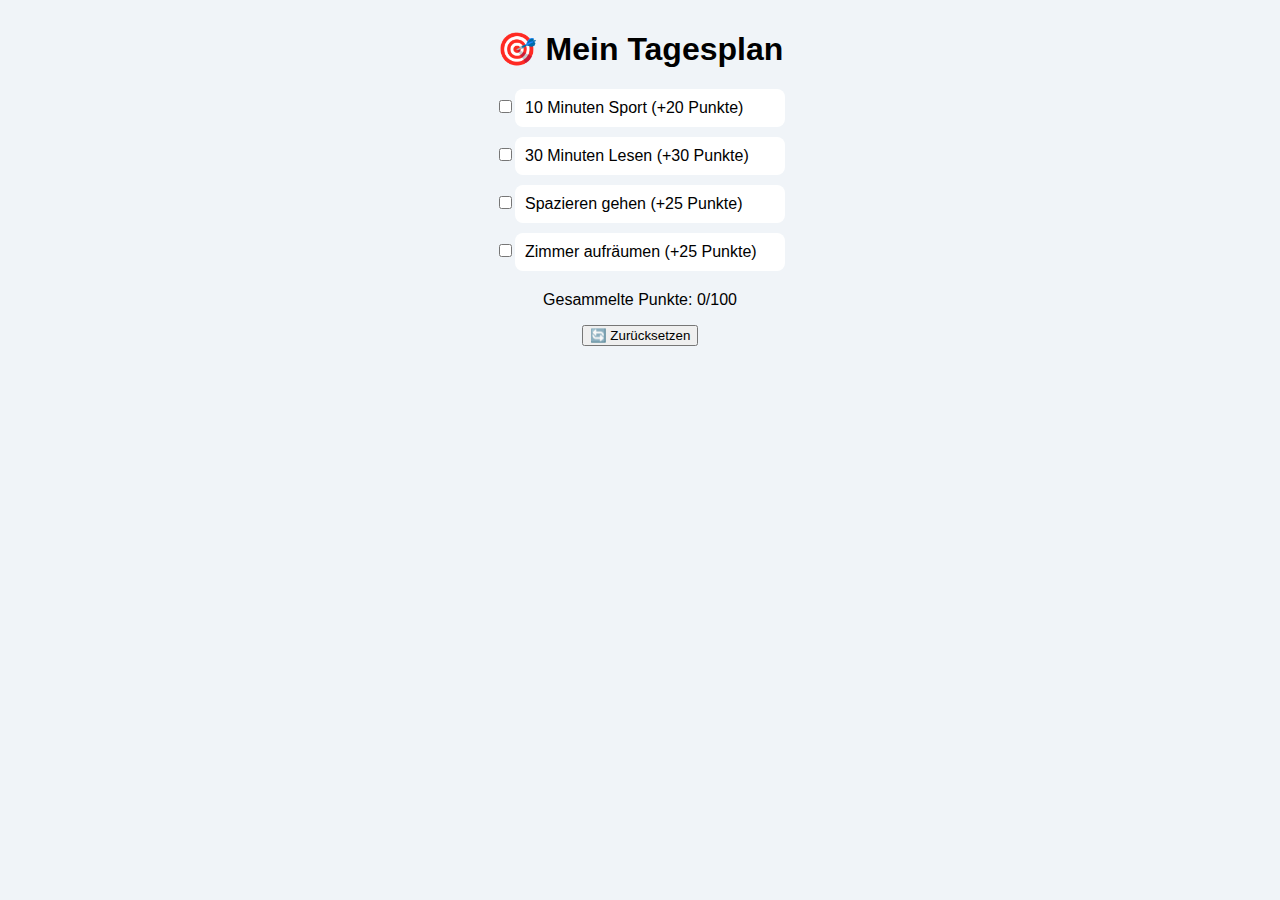
<file: index.html>
<!DOCTYPE html>
<html lang="de">
<head>
    <meta charset="UTF-8">
    <title>Day Planner</title>
    <link rel="stylesheet" href="style.css">
</head>
<body>
<h1>🎯 Mein Tagesplan</h1>
<div id="task-list"></div>
<p>Gesammelte Punkte: <span id="points">0</span>/100</p>
<button onclick="resetTasks()">🔄 Zurücksetzen</button>

<script src="script.js"></script>
</body>
</html>
</file>
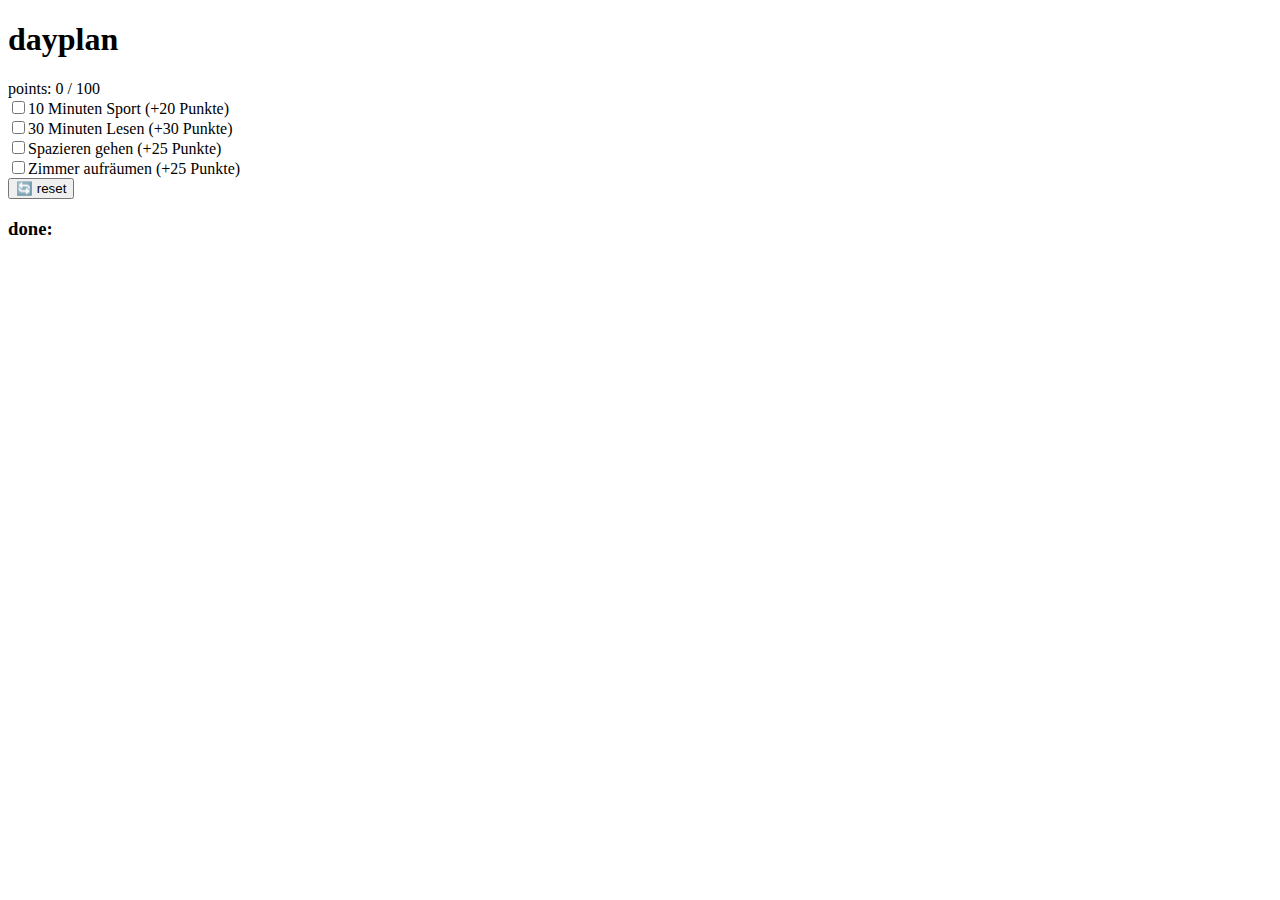
<file: docs/index.html>
<!DOCTYPE html>
<html lang="en">
<head>
  <meta charset="UTF-8" />
  <meta name="viewport" content="width=device-width, initial-scale=1.0" />
  <title>dayplan</title>
  <link rel="stylesheet" href="style.css" />
</head>
<body>
  <h1>dayplan</h1>
  <div id="summary">points: <span id="points">0</span> / 100</div>

  <div class="task-list" id="task-list"></div>

  <button id="reset-btn" onclick="resetDay()">🔄 reset</button>

  <h3>done:</h3>
  <div id="selected-tasks"></div>

  <script src="script.js"></script>
</body>
</html>
</file>
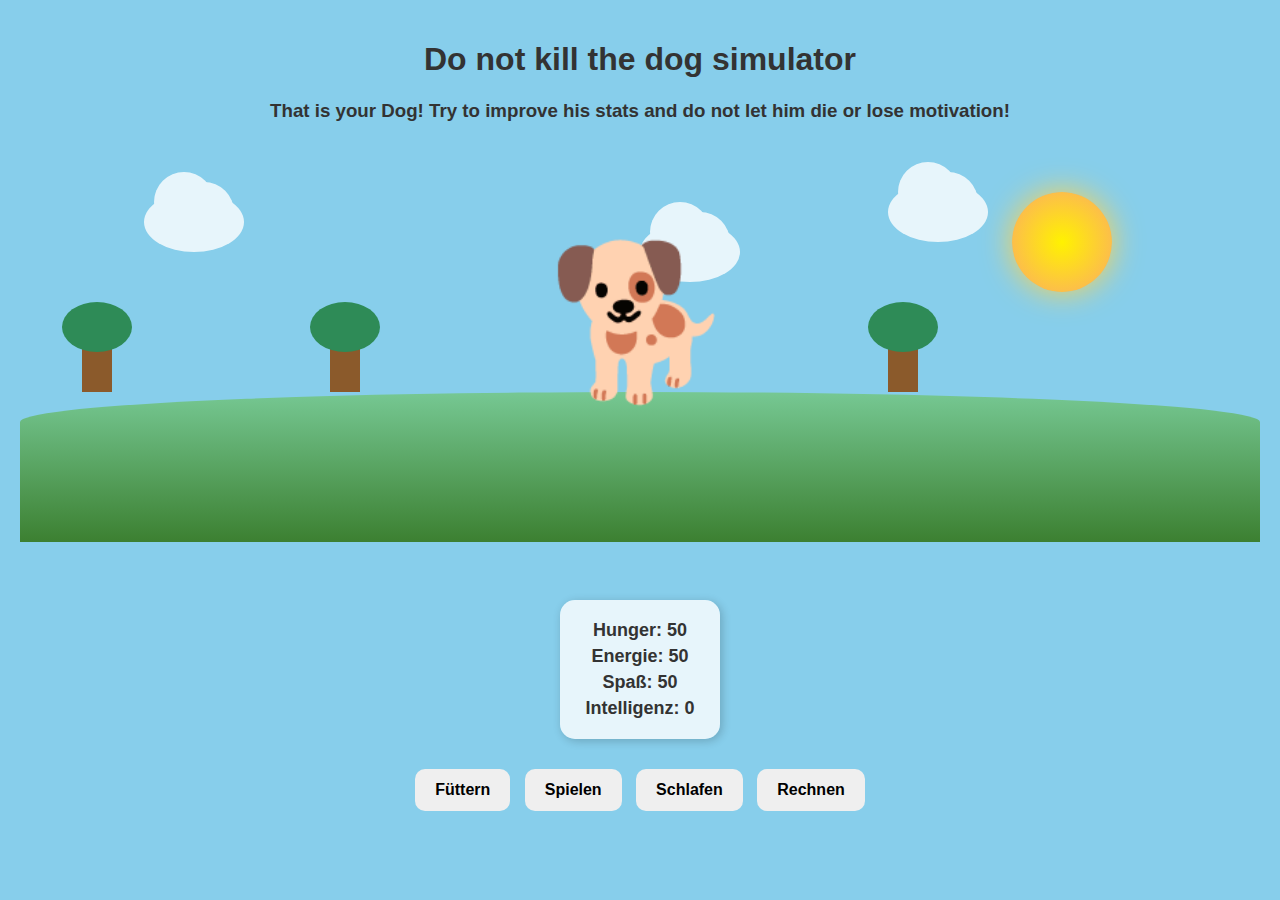
<file: superhund.html>
<!DOCTYPE html>
<html lang="de">
<head>
    <meta charset="UTF-8">
    <title>Superhund Simulator</title>
    <link rel="stylesheet" href="superhund.css">
</head>
<body>
<h1>Do not kill the dog simulator</h1>
<h3>That is your Dog! Try to improve his stats and do not let him die or lose motivation!</h3>


<div id="park">
    <!-- Wolken -->
    <div class="cloud" style="top:50px; left:10%; animation-delay: 0s;"></div>
    <div class="cloud" style="top:80px; left:50%; animation-delay: 15s;"></div>
    <div class="cloud" style="top:40px; left:70%; animation-delay: 30s;"></div>


    <div class="tree" style="left:5%;"></div>
    <div class="tree" style="left:25%;"></div>
    <div class="tree" style="left:70%;"></div>

    <br><br><br><br>
    <div id="game-container">
        <div id="speech">wuff wuff</div>
        <div id="dog">🐕</div>
    </div>
</div>

<br>
<div id="stats">
    <p>Hunger: <span id="hunger">50</span></p>
    <p>Energie: <span id="energy">50</span></p>
    <p>Spaß: <span id="fun">50</span></p>
    <p>Intelligenz: <span id="intelligence">0</span></p>
</div>

<br>
<div id="actions">
    <button onclick="füttern()">Füttern</button>
    <button onclick="spielen()">Spielen</button>
    <button onclick="schlafen()">Schlafen</button>
    <button onclick="rechnen()">Rechnen</button>
</div>

<script src="superhund.js"></script>
</body>
</html>
</file>
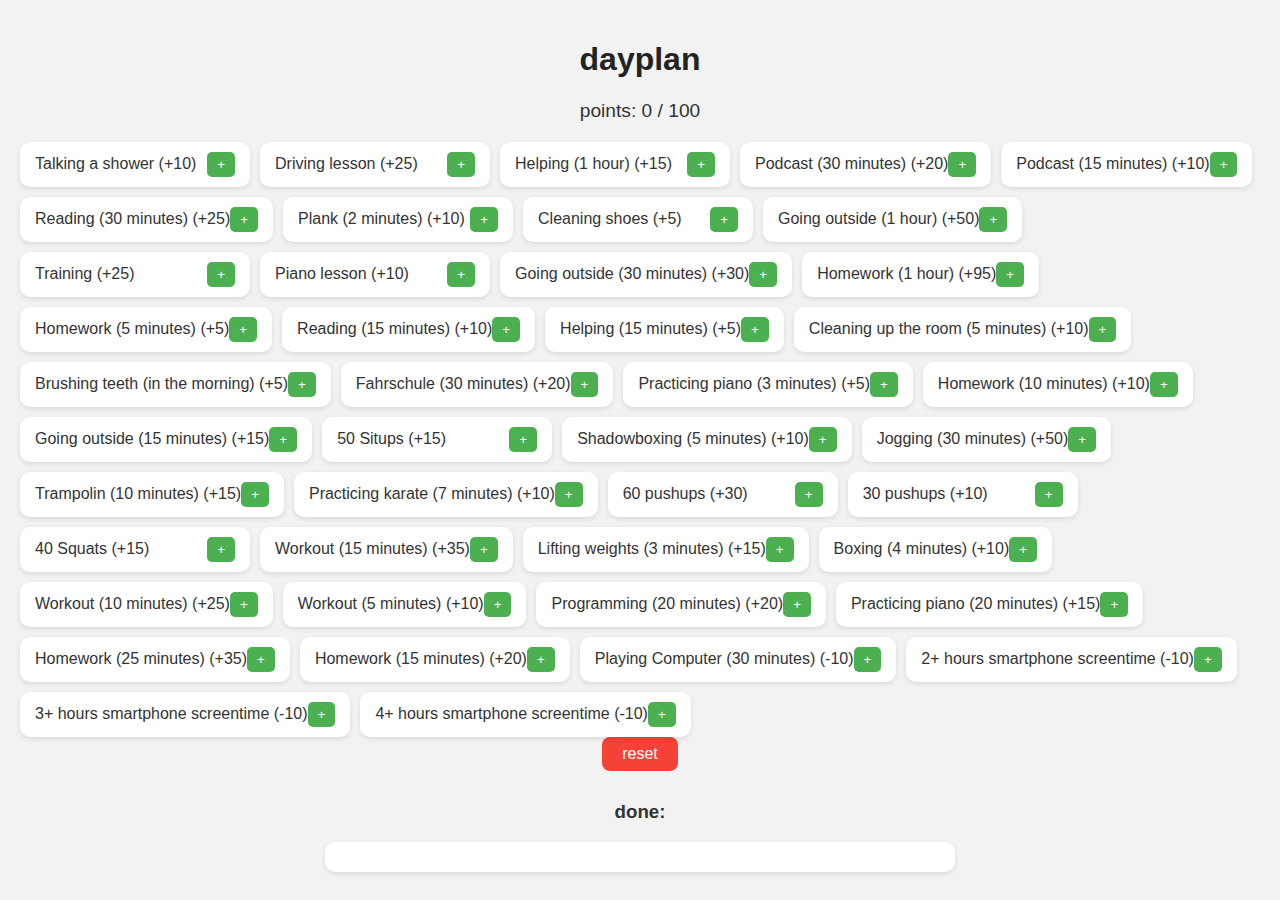
<file: docs/dayplan.html>
<!DOCTYPE html>
<html lang="de">
<head>
  <meta charset="UTF-8">
  <title>dayplan</title>
  <link rel="stylesheet" href="dayplan.css">
</head>
<body>
  <h1>dayplan</h1>
  <div id="summary">points: <span id="points">0</span> / 100</div>
  <div class="task-list" id="task-list"></div>
  <button id="reset-btn" onclick="resetDay()">reset</button>
  <h3>done:</h3>
  <div id="selected-tasks"></div>

  <script src="dayplan.js"></script>
</body>
</html>
</file>
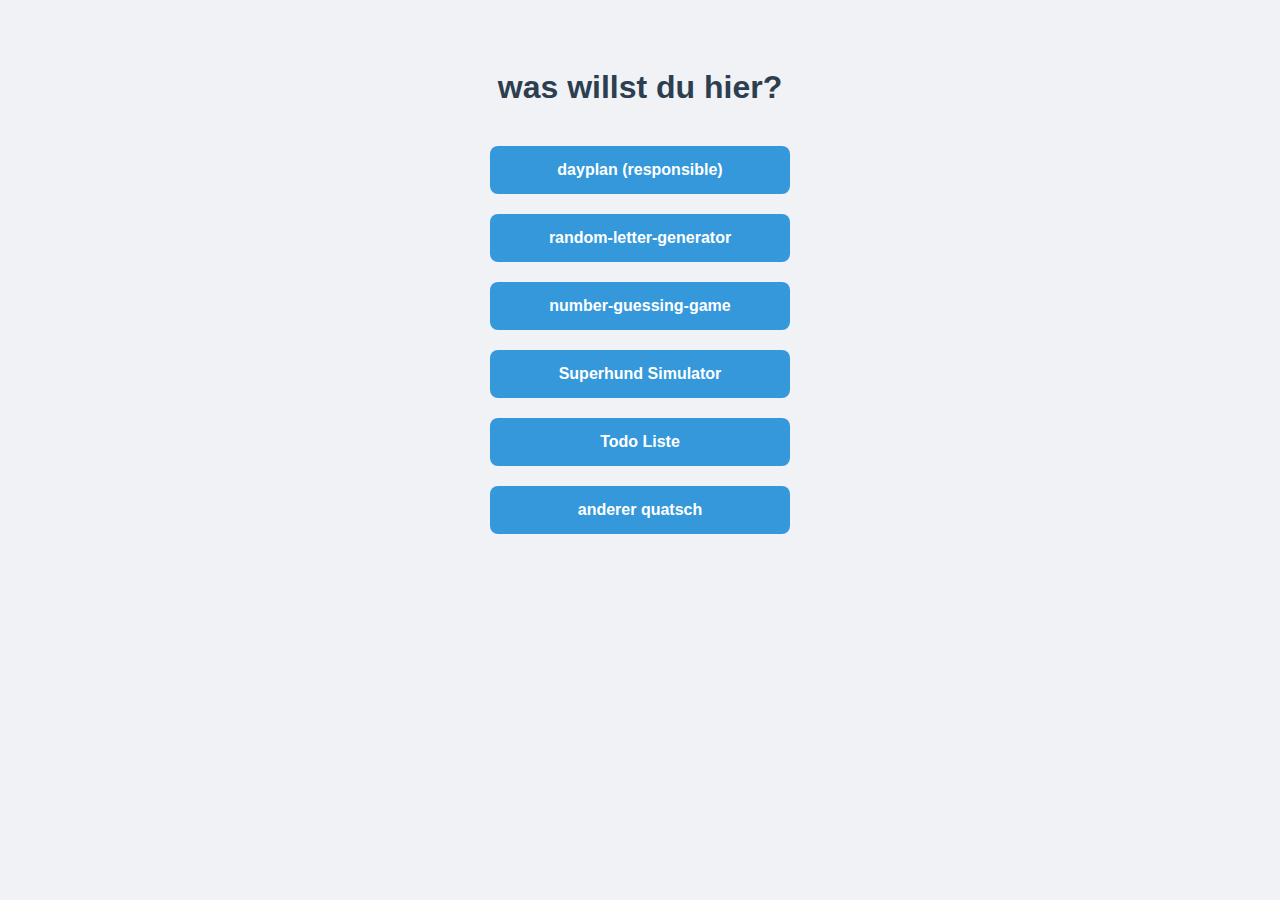
<file: docs/nextindex.html>
<!DOCTYPE html>
<html lang="de">
<head>
  <meta charset="UTF-8">
  <title>Index</title>
  <style>
    body {
      font-family: sans-serif;
      background: #f0f2f5;
      text-align: center;
      padding: 40px;
    }

    h1 {
      font-size: 2rem;
      color: #2c3e50;
    }

    .link-grid {
      display: flex;
      flex-direction: column;
      gap: 20px;
      max-width: 300px;
      margin: 40px auto;
    }

    a {
      display: block;
      background: #3498db;
      color: white;
      text-decoration: none;
      padding: 15px;
      border-radius: 8px;
      font-weight: bold;
      transition: background 0.2s ease;
    }

    a:hover {
      background: #2980b9;
    }
  </style>
</head>
<body>
  <h2 id="begrüßung"></h2>
  <h1>was willst du hier?</h1>
  <div class="link-grid">
    <a href="dayplan.html">dayplan (responsible)</a>
    <a href="zbuchstabe.html">random-letter-generator</a>
    <a href="ngg.html">number-guessing-game</a>
    <a href="superhund.html">Superhund Simulator</a>
    <a href="todoListe.html">Todo Liste</a>
    <a href="https://streamable.com/lf027o">anderer quatsch</a>

  </div>

  <script>
    const name = localStorage.getItem("benutzername");
    if (name) {
        document.getElementById("begrüßung").textContent = `Hallo, ${name}!`;
    }
  </script>
</body>
</html>
</file>
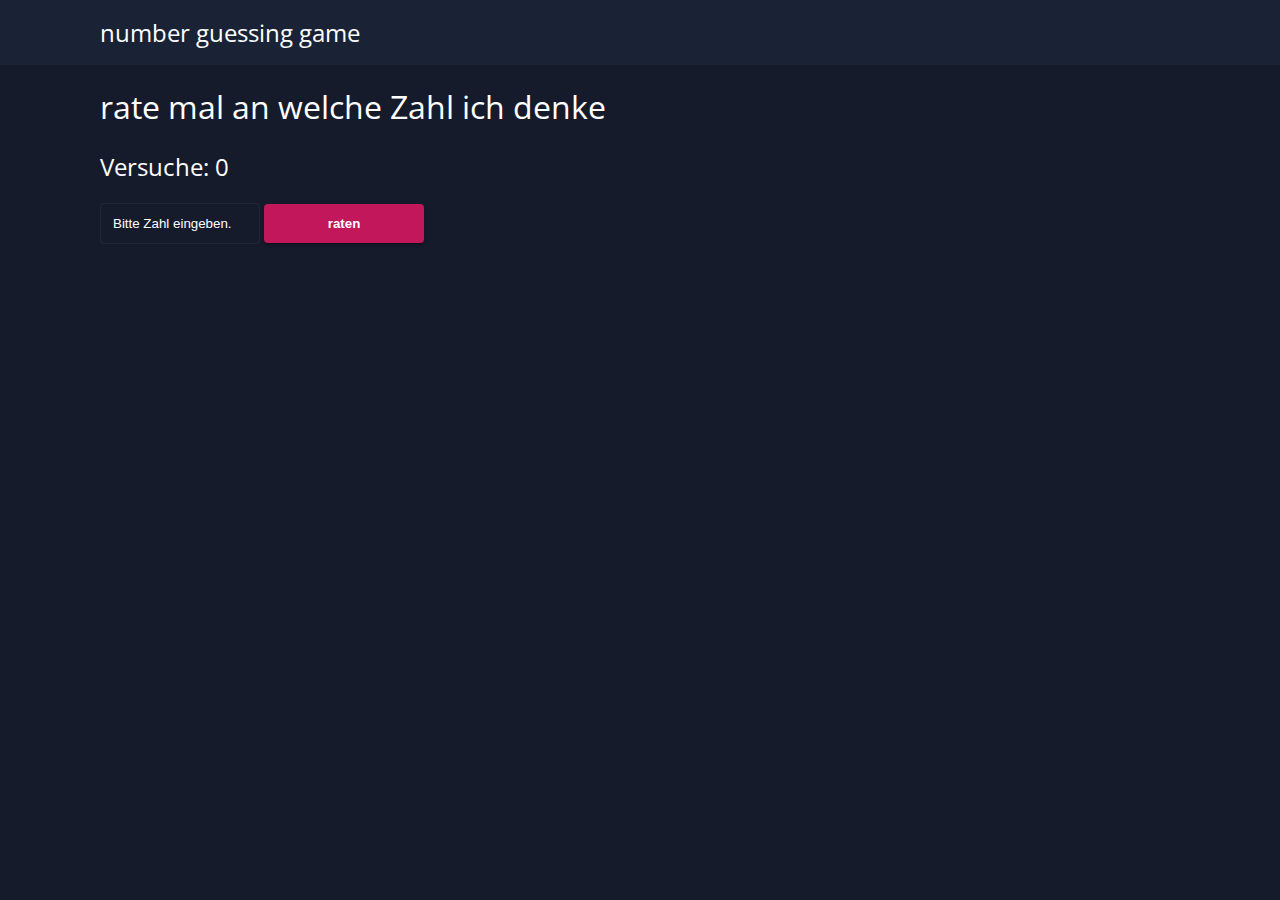
<file: docs/ngg.html>
<!DOCTYPE html>
<html lang="en">
<head>
    <meta charset="UTF-8">
    <title>number guessing game</title>
  <link rel="stylesheet" href="ngg.css">
</head>
<body>
  <header>number guessing game</header>
  <div class="container">
    <h1 id="headline">rate mal an welche Zahl ich denke</h1>
    <h2 id="displayTries">Versuche: 0</h2>
    <form onsubmit="guessTheNumber(); return false;">
      <input id="myNumber" type="number" required placeholder="Bitte Zahl eingeben...">
    <button>raten</button>
    </form>
    <script src="ngg.js"></script>
  </div>
</body>
</html>
</file>
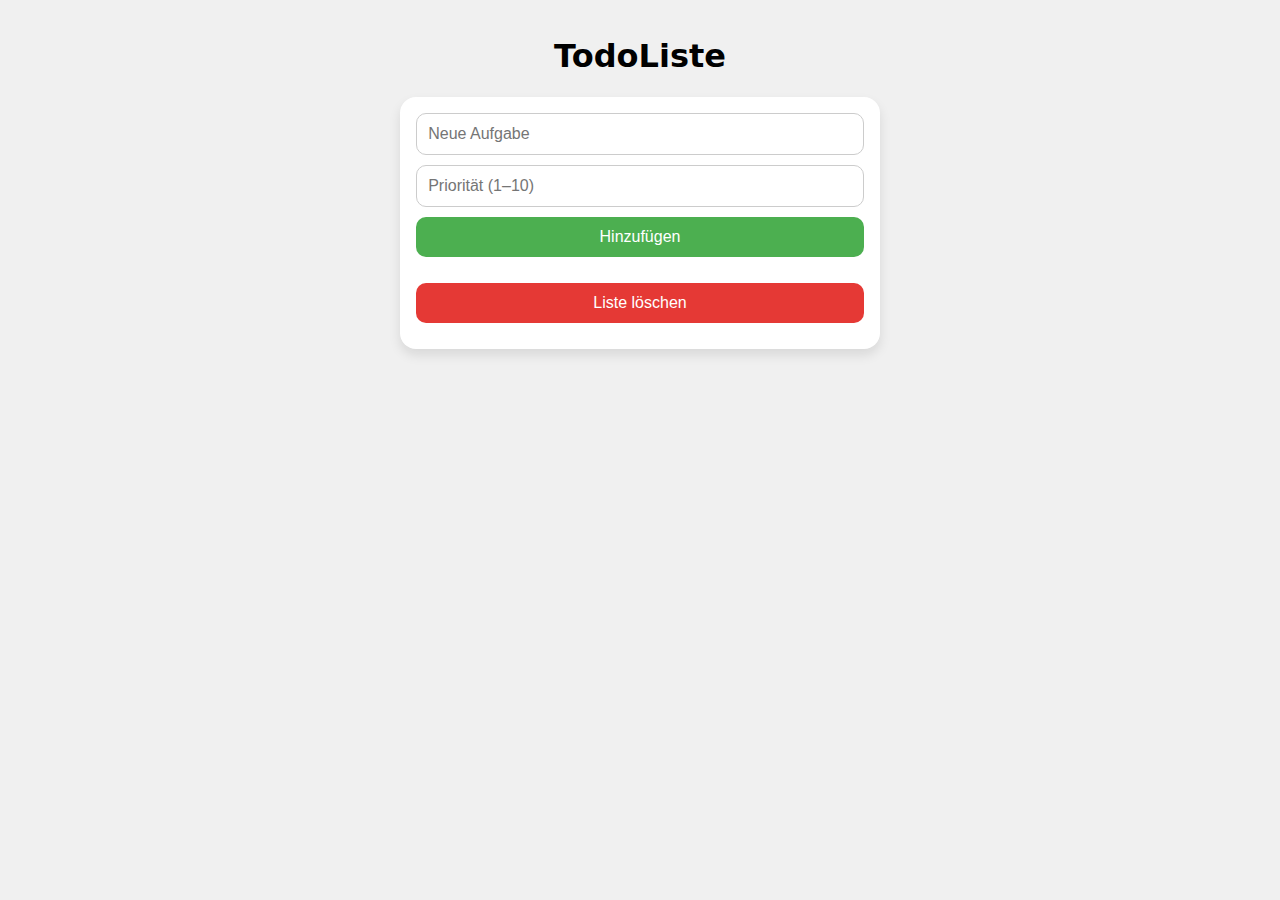
<file: docs/todoListe.html>
<!DOCTYPE html>
<html lang="de">
<head>
  <meta charset="UTF-8">
  <meta name="viewport" content="width=device-width, initial-scale=1.0">
  <title>TodoListe</title>
  <link rel="stylesheet" href="todoListe.css">
</head>
<body>

<h1>TodoListe</h1>

<div class="container">
  <input id="taskInput" type="text" placeholder="Neue Aufgabe">
  <input id="prioInput" type="number" min="1" max="10" placeholder="Priorität (1–10)">
  <button id="addBtn">Hinzufügen</button>

  <ul id="todoList"></ul>

  <button id="clearBtn" class="danger">Liste löschen</button>
</div>

<script src="./todoListe.js"></script>
</body>
</html>
</file>
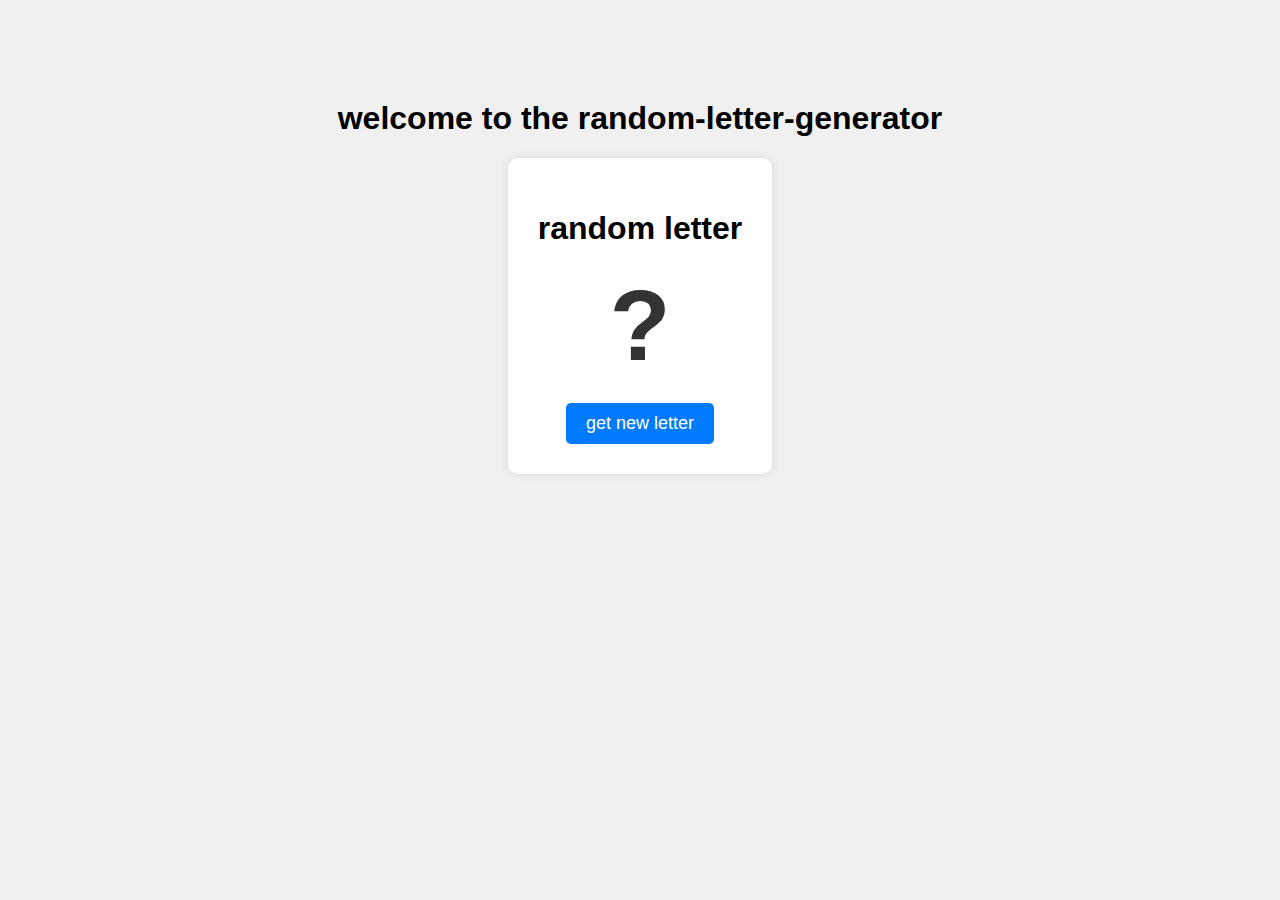
<file: docs/zbuchstabe.html>
<!DOCTYPE html>
<html lang="de">
<head>
    <meta charset="UTF-8">
    <title>randomlettergenerator</title>
    <link rel="stylesheet" href="zbuchstabe.css">
</head>
<body>

<h1>welcome to the random-letter-generator</h1>

<div class="container">
    <h1>random letter</h1>
    <div id="letter">?</div>
    <button id="generateletter">get new letter</button>
</div>

<script src="zbuchstabe.js"></script>

</body>
</html>
</file>
<file: style.css>
body {
  font-family: sans-serif;
  text-align: center;
  margin: 30px;
  background-color: #f0f4f8;
}

#task-list {
  display: flex;
  flex-direction: column;
  gap: 10px;
  margin-bottom: 20px;
}

label {
  background: #fff;
  padding: 10px;
  border-radius: 8px;
  display: inline-block;
  width: 250px;
  text-align: left;
  cursor: pointer;
}
</file>
<file: docs/style.css>

</file>
<file: superhund.css>
/* ------------------------------
   Grundlayout
-------------------------------- */
body {
  font-family: 'Segoe UI', Tahoma, Geneva, Verdana, sans-serif;
  text-align: center;
  margin: 0;
  padding: 20px;
  color: #333;
  background: #87ceeb;
  overflow-x: hidden;
}


#park {
  position: relative;
  width: 100%;
  height: 400px;
  margin: 20px 0;
}


#park::before {
  content: "";
  position: absolute;
  top: 50px;
  left: 80%;
  width: 100px;
  height: 100px;
  background: radial-gradient(circle, #fff200 0%, #fcbf49 70%);
  border-radius: 50%;
  box-shadow: 0 0 30px #fcd34d;
  z-index: 0;
}


#park::after {
  content: "";
  position: absolute;
  bottom: 0;
  left: 0;
  width: 100%;
  height: 150px;
  background: linear-gradient(to top, #3c8031, #76c893);
  border-top-left-radius: 50% 20%;
  border-top-right-radius: 50% 20%;
  z-index: 0;
}


.cloud {
  position: absolute;
  background: #fff;
  border-radius: 50%;
  width: 100px;
  height: 60px;
  opacity: 0.8;
  animation: moveClouds 60s linear infinite;
}

.cloud::before, .cloud::after {
  content: "";
  position: absolute;
  background: #fff;
  width: 60px;
  height: 60px;
  border-radius: 50%;
}

.cloud::before { top: -20px; left: 10px; }
.cloud::after { top: -10px; right: 10px; }

@keyframes moveClouds {
  0% { transform: translateX(-200px); }
  100% { transform: translateX(120%); }
}


.tree {
  position: absolute;
  bottom: 150px;
  width: 30px;
  height: 60px;
  background: #8B5A2B;
}

.tree::after {
  content: "";
  position: absolute;
  bottom: 40px;
  left: -20px;
  width: 70px;
  height: 50px;
  background: #2E8B57;
  border-radius: 50%;
}

#game-container {
  position: relative;
  width: 200px;
  margin: 0 auto;
  z-index: 2;
}

#dog {
  font-size: 150px;
  margin: 20px 0;
  position: relative;
}


#speech {
  position: absolute;
  top: -60px;
  left: 50%;
  transform: translateX(-50%);
  z-index: 2;
  background: #fff8dc;
  border: 2px solid #555;
  border-radius: 15px;
  padding: 12px 18px;
  font-style: italic;
  max-width: 250px;
  text-align: center;
  box-shadow: 2px 2px 8px rgba(0,0,0,0.2);
  opacity: 0;
  transition: opacity 0.3s, transform 0.3s;
}

#speech::after {
  content: "";
  position: absolute;
  bottom: -15px;
  left: 40px;
  width: 0;
  height: 0;
  border: 15px solid transparent;
  border-top-color: #fff8dc;
  border-bottom: 0;
  margin-left: -7.5px;
}

#speech::before {
  content: "";
  position: absolute;
  bottom: -17px;
  left: 40px;
  width: 0;
  height: 0;
  border: 17px solid transparent;
  border-top-color: #555;
  border-bottom: 0;
  margin-left: -8.5px;
}


#stats {
  background: rgba(255, 255, 255, 0.8);
  display: inline-block;
  padding: 15px 25px;
  border-radius: 15px;
  margin: 20px 0;
  box-shadow: 2px 2px 10px rgba(0,0,0,0.2);
}

#stats p {
  margin: 5px 0;
  font-size: 18px;
  font-weight: bold;
}


#actions button {
  margin: 10px 5px;
  padding: 12px 20px;
  font-size: 16px;
  border: none;
  border-radius: 10px;
  cursor: pointer;
  transition: transform 0.2s, background 0.2s;
  font-weight: bold;
}

#actions button:hover {
  transform: scale(1.05);
}

#actions button:disabled {
  background: #aaa;
  cursor: not-allowed;
}


@keyframes feedAnim {
  0% { transform: scale(1); }
  50% { transform: scale(1.1) rotate(-5deg); }
  100% { transform: scale(1); }
}
@keyframes playAnim {
  0% { transform: translateY(0); }
  50% { transform: translateY(-15px) rotate(5deg); }
  100% { transform: translateY(0); }
}
@keyframes sleepAnim {
  0% { transform: translateX(0); }
  50% { transform: translateX(5px) rotate(-2deg); }
  100% { transform: translateX(0); }
}
@keyframes mathAnim {
  0% { transform: rotate(0deg); }
  50% { transform: rotate(15deg) scale(1.05); }
  100% { transform: rotate(0deg); }
}

#dog.feed { animation: feedAnim 0.8s ease-in-out; }
#dog.play { animation: playAnim 0.8s ease-in-out; }
#dog.sleep { animation: sleepAnim 0.8s ease-in-out; }
#dog.math { animation: mathAnim 0.8s ease-in-out; }
</file>
<file: docs/dayplan.css>
body {
  font-family: Arial, sans-serif;
  background-color: #f2f2f2;
  margin: 0;
  padding: 20px;
  color: #333;
}

h1 {
  text-align: center;
  color: #222;
}

#summary {
  text-align: center;
  margin: 10px 0 20px;
  font-size: 1.2em;
}

.task-list {
  display: flex;
  flex-wrap: wrap;
  justify-content: flex-start;
  gap: 10px; 
}

.task {
  background-color: #fff;
  padding: 10px 15px;
  border-radius: 10px;
  box-shadow: 0 2px 5px rgba(0,0,0,0.1);
  min-width: 200px;
  display: flex;
  justify-content: space-between;
  align-items: center;
}

.task button {
  background-color: #4caf50;
  color: white;
  border: none;
  padding: 5px 10px;
  border-radius: 5px;
  cursor: pointer;
}

.task button:hover {
  background-color: #45a049;
}

#reset-btn {
  display: block;
  margin: 0 auto 20px;
  padding: 8px 20px;
  font-size: 1em;
  background-color: #f44336;
  color: white;
  border: none;
  border-radius: 8px;
  cursor: pointer;
}

#reset-btn:hover {
  background-color: #d32f2f;
}

h3 {
  text-align: center;
  margin-top: 30px;
}

#selected-tasks {
  max-width: 600px;
  margin: 0 auto;
  background-color: #fff;
  padding: 15px;
  border-radius: 10px;
  box-shadow: 0 2px 5px rgba(0,0,0,0.1);
}

#selected-tasks div {
  display: flex;
  justify-content: space-between;
  padding: 5px 0;
}

#selected-tasks button {
  background-color: #f44336;
  color: white;
  border: none;
  padding: 3px 8px;
  border-radius: 5px;
  cursor: pointer;
}

#selected-tasks button:hover {
  background-color: #d32f2f;
}
</file>
<file: docs/ngg.css>
@import url('https://fonts.googleapis.com/css2?family=Open+Sans:ital,wght@0,300;0,400;0,500;0,600;0,700;0,800;1,300;1,400;1,500;1,600;1,700;1,800&display=swap');
html,
body {
    height: 100%;
    margin: 0;
    font-family: 'Open Sans', sans-serif;
    background-color: #161b2c;
    color: white;
    padding-top: 32px;
}

* {
    box-sizing: border-box;
}

header {
    background-color: #1a2336;
    padding: 16px 100px;
    font-size: 24px;
    position: fixed;
    left: 0;
    right: 0;
    top: 0;
}

.show-now {
    z-index: 9999;
    background-color: rgba(255, 255, 255, 0.1);
    border: 4px dashed white;
}

.container-bottom {
    position: absolute;
    bottom: 0;
    left: 0;
    right: 0;
}

.container {
    padding: 0px 100px
}

.msg {
    border-radius: 8px;
    box-shadow: 2px 2px 2px rgba(0,0,0,0.1);
    background-color: white;
    color: #1a2336;
    max-width: 50vw;
    margin-bottom: 8px;
    font-size: 12px;
    padding: 4px;
}

.msg-me {
    border-radius: 8px;
    box-shadow: 2px 2px 2px rgba(0,0,0,0.1);
    background-color: rgb(194, 24, 91);
    color: white;
    max-width: 50vw;
    margin-bottom: 8px;
    margin-left: auto;
    font-size: 12px;
    padding: 4px;
}


h1,
h2 {
    font-weight: 400;
}

.col-1400 {
    display: flex;
    height: 100%;
}

.col {
    padding: 0;
    display: flex;
    flex-direction: column;
}

section {
    flex: 1;
    border: 1px solid rgba(255, 255, 255, 0.05);
    padding: 32px 32px;
    margin-left: -1px;
}

.col-1400 section:first-of-type {
    margin-left: 0px;
}

select {
    background-color: #1a2336;
    padding: 12px;
    border: 1px solid rgba(255, 255, 255, 0.05);
    color: white;
    border-radius: 4px;
    cursor: pointer;
    width: 160px;
}

select:hover {
    border: 1px solid rgba(255, 255, 255, 0.5);
}

select>option {
    padding: 12px
}

input {
    padding: 12px;
    border: 1px solid rgba(255, 255, 255, 0.05);
    width: 160px;
    color: white;
    background-color: transparent;
    border-radius: 4px;
}

input:hover {
    border: 1px slid rgba(255, 255, 255, 0.5);
}

.mb-16 {
    margin-bottom: 16px;
}

.mr-16 {
    margin-right: 16px;
}

.ml-16 {
    margin-left: 16px;
}

.mt-16 {
    margin-top: 16px;
}

.row {
    display: flex;
    align-items: center;
    justify-content: flex-start;
}

.row * {
    margin-right: 16px;
}

.play-btn {
    background-color: rgba(255, 255, 255, 0.5);
    width: 40px;
    height: 40px;
    border-radius: 50%;
    display: flex;
    align-items: center;
    justify-content: center;
    cursor: pointer;
    box-shadow: 0px 3px 1px -2px rgb(0 0 0 / 20%), 0px 2px 2px 0px rgb(0 0 0 / 14%), 0px 1px 5px 0px rgb(0 0 0 / 12%);
}

.play-btn:hover {
    background-color: rgba(255, 255, 255, 0.7);
}

.play-btn:before {
    content: '\25BA';
    color: #161b2c;
}

.pause-btn::before {
    content: '■' !important;
    font-size: 24px;
    margin-top: -7px;
}

::placeholder {
    color: white;
}

button {
    background-color: #C2185B;
    color: white;
    border: unset;
    padding: 12px;
    border-radius: 4px;
    min-width: 160px;
    font-weight: 600;
    cursor: pointer;
    box-shadow: 0px 3px 1px -2px rgb(0 0 0 / 20%), 0px 2px 2px 0px rgb(0 0 0 / 14%), 0px 1px 5px 0px rgb(0 0 0 / 12%);
}

button:hover {
    background-color: #d63475;
}

.card {
    background-color: #1a2336;
    padding: 16px;
    border-radius: 4px;
    box-shadow: 0px 2px 1px -1px rgb(0 0 0 / 20%), 0px 1px 1px 0px rgb(0 0 0 / 14%), 0px 1px 3px 0px rgb(0 0 0 / 12%);
}

.width-20 {
    width: 20%;
    flex: unset;
}

.width-25 {
    width: 25%;
    flex: unset;
}

.width-50 {
    width: 50%;
    flex: unset;
}

.width-75 {
    width: 75%;
    flex: unset;
}

.min-height-25 {
    min-height: 25%;
}

.min-height-50 {
    min-height: 50%;
}

.min-height-75 {
    min-height: 75%;
}

.col-850 {
    display: flex;
}

.fill-rest {
    flex: 1;
}

@media (max-width: 1400px) {
    .col-1400 {
        flex-direction: column;
    }
    .col-1400>.width-20 {
        width: 100%;
        flex: unset;
    }
    .col-1400>.width-25 {
        width: 100%;
        height: 25%;
        flex: unset;
    }
    .col-1400>.width-50 {
        width: 100%;
        flex: unset;
    }
    .col-1400>.width-75 {
        width: 100%;
        flex: unset;
    }
}

@media (max-width: 850px) {
    header {
        background-color: #1a2336;
        padding: 20px 30px;
    }
    .col-850 {
        flex-direction: column;
    }
}
</file>
<file: docs/todoListe.css>
* {
  box-sizing: border-box;
}

body {
  margin: 0;
  padding: 1rem;
  font-family: system-ui, sans-serif;
  background: #f0f0f0;
}

h1 {
  text-align: center;
}

.container {
  max-width: 480px;
  margin: auto;
  background: white;
  padding: 1rem;
  border-radius: 16px;
  box-shadow: 0 6px 12px rgba(0,0,0,0.1);
}

input, button {
  width: 100%;
  padding: 0.7rem;
  margin-bottom: 0.6rem;
  font-size: 1rem;
  border-radius: 10px;
}

input {
  border: 1px solid #ccc;
}

button {
  border: none;
  background: #4caf50;
  color: white;
}

button.danger {
  background: #e53935;
}

ul {
  list-style: none;
  padding: 0;
  margin-top: 1rem;
}

li {
  background: #fafafa;
  padding: 0.8rem;
  border-radius: 12px;
  margin-bottom: 0.6rem;
}

li.done {
  text-decoration: line-through;
  opacity: 0.5;
}

.todo-top {
  display: flex;
  justify-content: space-between;
}

.actions {
  display: flex;
  gap: 0.4rem;
  margin-top: 0.5rem;
}

.actions button {
  flex: 1;
  padding: 0.4rem;
  font-size: 0.85rem;
}
</file>
<file: docs/zbuchstabe.css>
body {
    font-family: Arial, sans-serif;
    text-align: center;
    margin-top: 100px;
    background-color: #f0f0f0;
}

.container {
    background: white;
    padding: 30px;
    border-radius: 10px;
    display: inline-block;
    box-shadow: 0 0 10px rgba(0,0,0,0.1);
}

#letter {
    font-size: 100px;
    margin: 20px 0;
    color: #333;
    font-weight: bold;
}

button {
    padding: 10px 20px;
    font-size: 18px;
    cursor: pointer;
    border: none;
    border-radius: 5px;
    background-color: #007bff;
    color: white;
    transition: background-color 0.3s;
}

button:hover {
    background-color: #0056b3;
}
</file>
